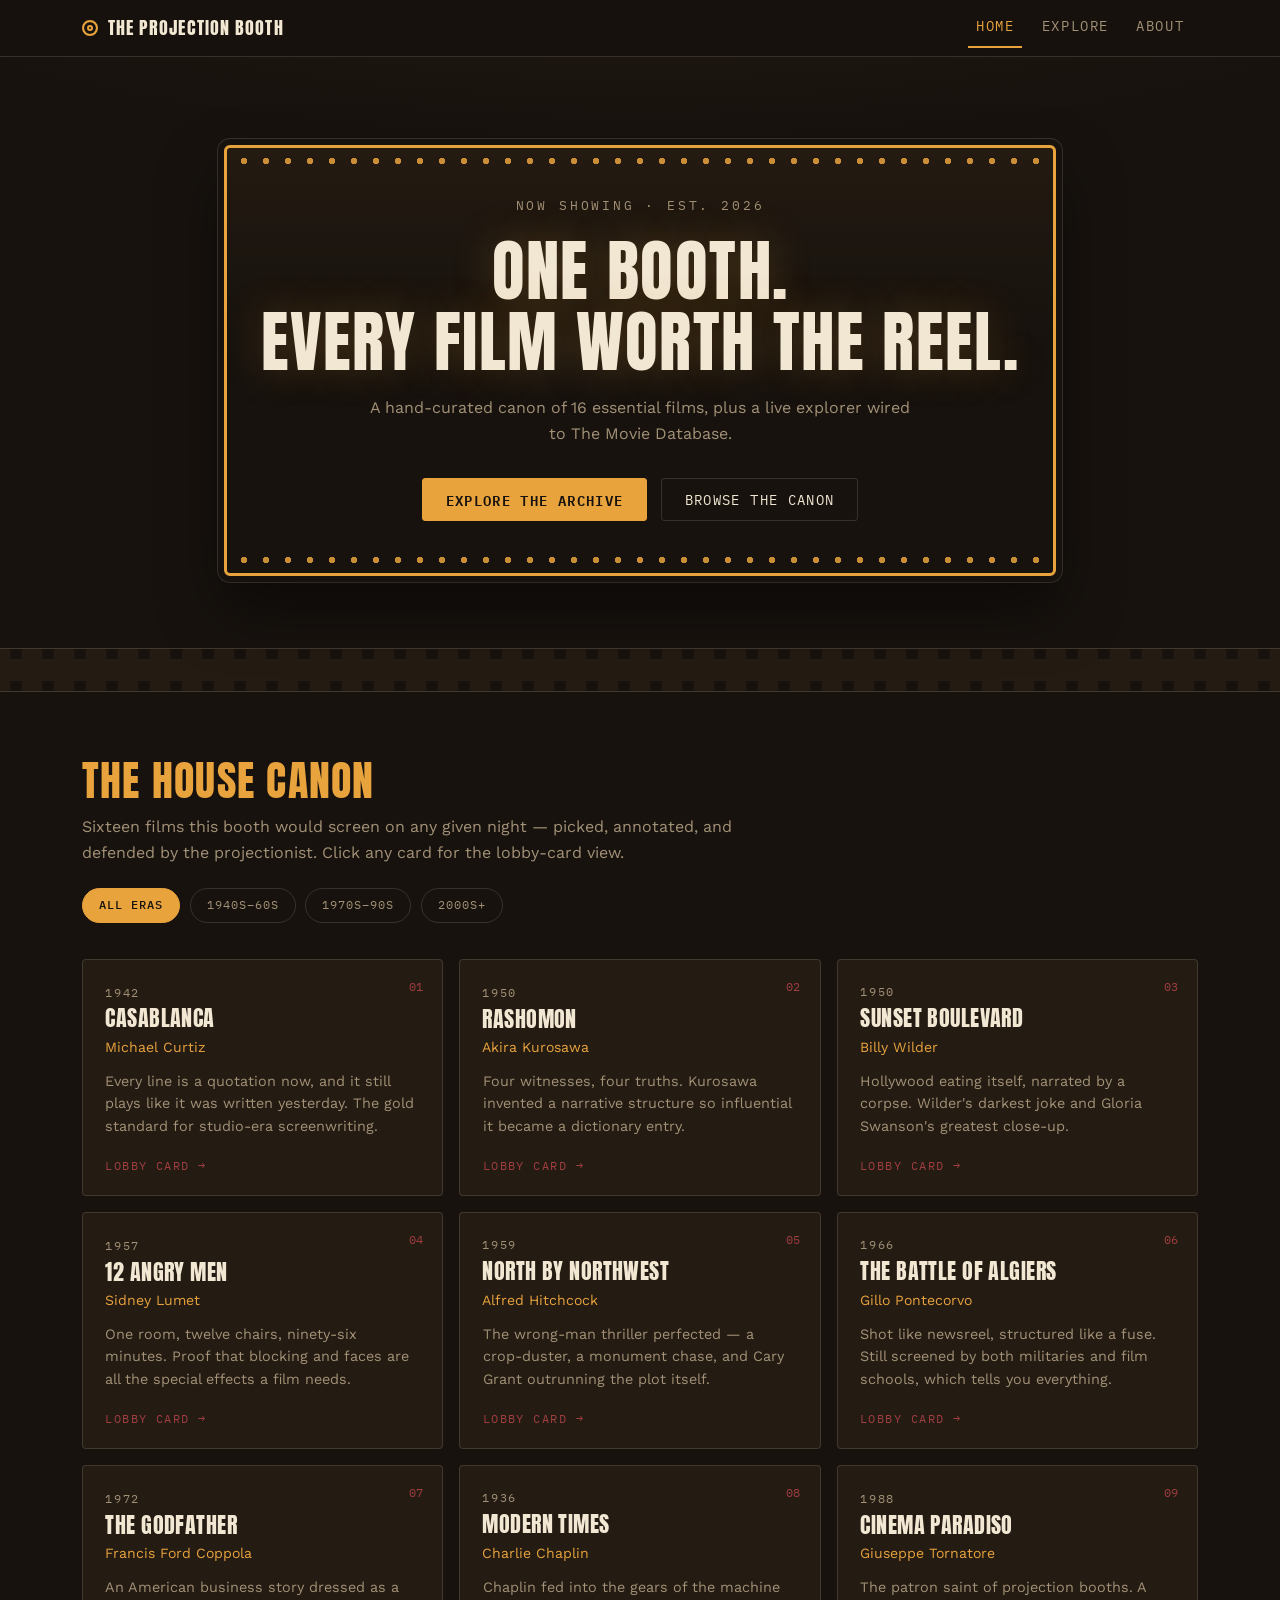
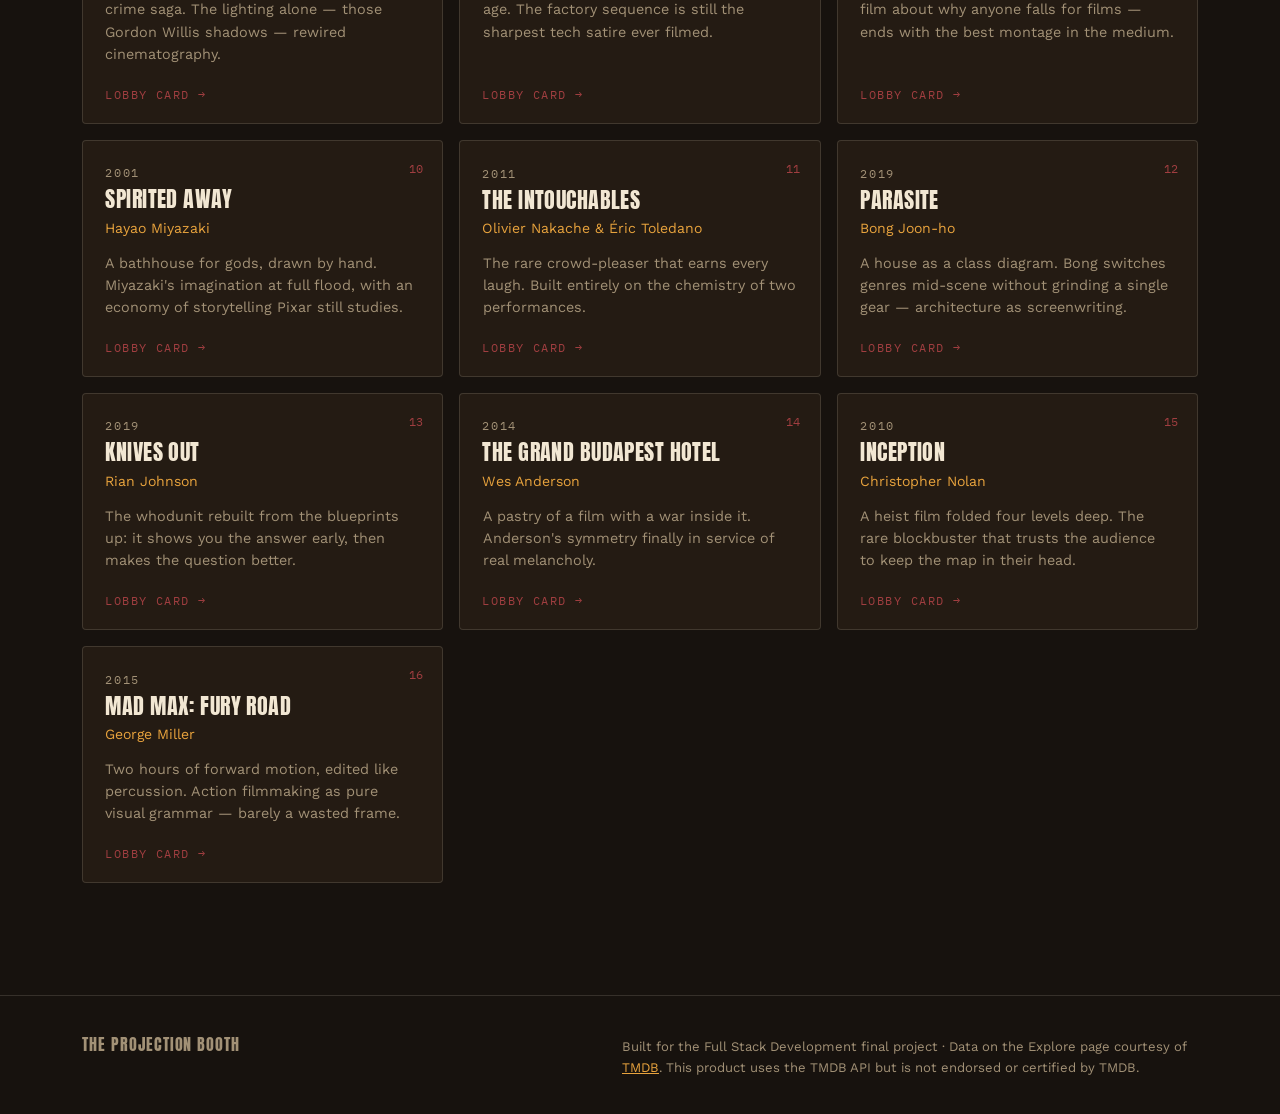
<file: index.html>
<!DOCTYPE html>
<html lang="en">
<head>
  <meta charset="UTF-8">
  <meta name="viewport" content="width=device-width, initial-scale=1.0">
  <meta name="description" content="The Projection Booth — a hand-curated film canon and live movie explorer powered by the TMDB API.">
  <title>The Projection Booth — Home</title>

  <!-- Bootstrap 5 (required) -->
  <link href="https://cdn.jsdelivr.net/npm/bootstrap@5.3.3/dist/css/bootstrap.min.css" rel="stylesheet">
  <!-- Fonts -->
  <link rel="preconnect" href="https://fonts.googleapis.com">
  <link rel="preconnect" href="https://fonts.gstatic.com" crossorigin>
  <link href="https://fonts.googleapis.com/css2?family=Anton&family=IBM+Plex+Mono:wght@400;500&family=Work+Sans:wght@400;500;600&display=swap" rel="stylesheet">
  <!-- Hand-written CSS -->
  <link rel="stylesheet" href="css/style.css">
</head>

<body data-page="home">

  <!-- ============ NAVBAR (consistent across all pages) ============ -->
  <header>
    <nav class="navbar navbar-expand-md pb-navbar" aria-label="Main navigation">
      <div class="container">
        <a class="navbar-brand pb-brand" href="index.html">
          <span class="pb-brand__reel" aria-hidden="true"></span>
          The Projection Booth
        </a>
        <button class="navbar-toggler" type="button" data-bs-toggle="collapse"
                data-bs-target="#mainNav" aria-controls="mainNav"
                aria-expanded="false" aria-label="Toggle navigation">
          <span class="navbar-toggler-icon"></span>
        </button>
        <div class="collapse navbar-collapse" id="mainNav">
          <ul class="navbar-nav ms-auto pb-nav">
            <li class="nav-item"><a class="nav-link active" aria-current="page" href="index.html">Home</a></li>
            <li class="nav-item"><a class="nav-link" href="explore.html">Explore</a></li>
            <li class="nav-item"><a class="nav-link" href="about.html">About</a></li>
          </ul>
        </div>
      </div>
    </nav>
  </header>

  <main>
    <!-- ============ HERO: the marquee ============ -->
    <section class="marquee" aria-labelledby="marquee-title">
      <div class="container">
        <div class="marquee__board">
          <p class="marquee__eyebrow">Now showing · Est. 2026</p>
          <h1 id="marquee-title" class="marquee__title">One booth.<br>Every film worth the reel.</h1>
          <p class="marquee__sub">A hand-curated canon of 16 essential films, plus a live
            explorer wired to The Movie Database.</p>
          <div class="marquee__actions">
            <a href="explore.html" class="btn pb-btn pb-btn--gold">Explore the archive</a>
            <a href="#canon" class="btn pb-btn pb-btn--ghost">Browse the canon</a>
          </div>
        </div>
      </div>
    </section>

    <!-- Signature film-strip divider -->
    <div class="filmstrip" role="presentation"></div>

    <!-- ============ CURATED CANON (own content: 16 real films) ============ -->
    <section id="canon" class="canon container" aria-labelledby="canon-title">
      <div class="canon__head">
        <h2 id="canon-title" class="section-title">The House Canon</h2>
        <p class="section-lede">Sixteen films this booth would screen on any given night —
          picked, annotated, and defended by the projectionist. Click any card for the lobby-card view.</p>

        <!-- Client-side filter over own data -->
        <div class="canon__filters" role="group" aria-label="Filter canon by era">
          <button class="chip is-active" data-era="all">All eras</button>
          <button class="chip" data-era="classic">1940s–60s</button>
          <button class="chip" data-era="newhollywood">1970s–90s</button>
          <button class="chip" data-era="modern">2000s+</button>
        </div>
      </div>

      <!-- Cards injected by js/app.js from js/data.js -->
      <div id="canonGrid" class="canon__grid"></div>
    </section>
  </main>

  <!-- ============ FOOTER ============ -->
  <footer class="pb-footer">
    <div class="container pb-footer__inner">
      <p class="pb-footer__mark">The Projection Booth</p>
      <p class="pb-footer__meta">Built for the Full Stack Development final project · Data on the
        Explore page courtesy of <a href="https://www.themoviedb.org/" target="_blank" rel="noopener">TMDB</a>.
        This product uses the TMDB API but is not endorsed or certified by TMDB.</p>
    </div>
  </footer>

  <!-- Modal root (custom UI requirement) -->
  <div id="modalRoot"></div>

  <!-- Bootstrap JS -->
  <script src="https://cdn.jsdelivr.net/npm/bootstrap@5.3.3/dist/js/bootstrap.bundle.min.js"></script>
  <!-- App scripts (ES6 classes only) -->
  <script src="js/config.js"></script>
  <script src="js/data.js"></script>
  <script src="js/modal.js"></script>
  <script src="js/api.js"></script>
  <script src="js/app.js"></script>
</body>
</html>
</file>
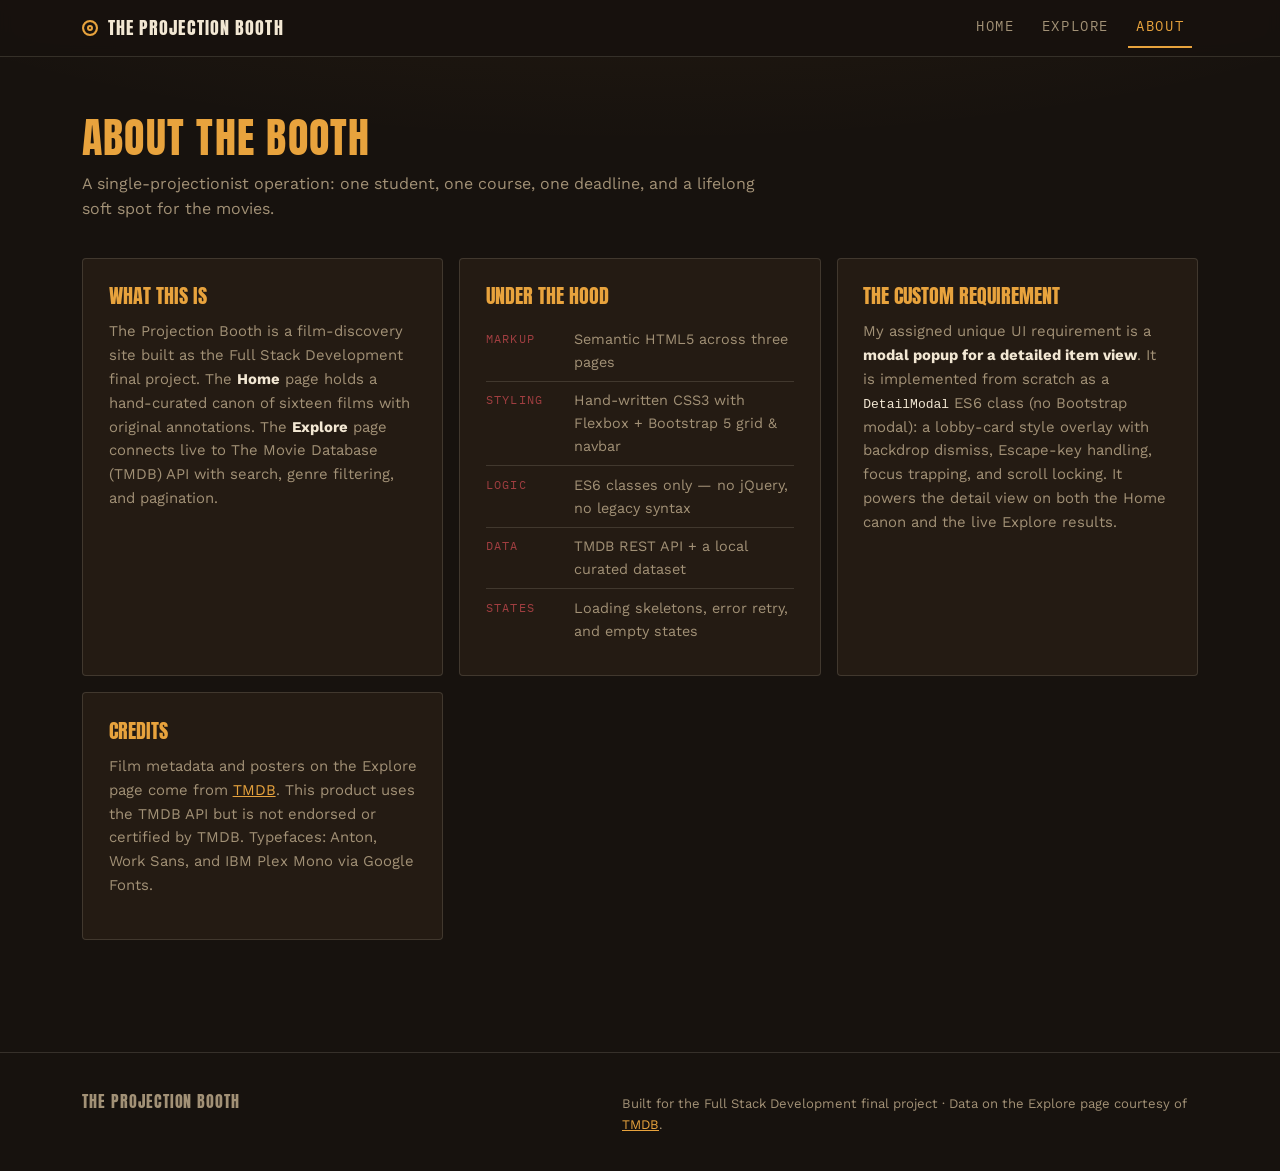
<file: about.html>
<!DOCTYPE html>
<html lang="en">
<head>
  <meta charset="UTF-8">
  <meta name="viewport" content="width=device-width, initial-scale=1.0">
  <meta name="description" content="About The Projection Booth — how it was built, and what runs under the hood.">
  <title>The Projection Booth — About</title>

  <link href="https://cdn.jsdelivr.net/npm/bootstrap@5.3.3/dist/css/bootstrap.min.css" rel="stylesheet">
  <link rel="preconnect" href="https://fonts.googleapis.com">
  <link rel="preconnect" href="https://fonts.gstatic.com" crossorigin>
  <link href="https://fonts.googleapis.com/css2?family=Anton&family=IBM+Plex+Mono:wght@400;500&family=Work+Sans:wght@400;500;600&display=swap" rel="stylesheet">
  <link rel="stylesheet" href="css/style.css">
</head>

<body data-page="about">

  <!-- ============ NAVBAR (consistent across all pages) ============ -->
  <header>
    <nav class="navbar navbar-expand-md pb-navbar" aria-label="Main navigation">
      <div class="container">
        <a class="navbar-brand pb-brand" href="index.html">
          <span class="pb-brand__reel" aria-hidden="true"></span>
          The Projection Booth
        </a>
        <button class="navbar-toggler" type="button" data-bs-toggle="collapse"
                data-bs-target="#mainNav" aria-controls="mainNav"
                aria-expanded="false" aria-label="Toggle navigation">
          <span class="navbar-toggler-icon"></span>
        </button>
        <div class="collapse navbar-collapse" id="mainNav">
          <ul class="navbar-nav ms-auto pb-nav">
            <li class="nav-item"><a class="nav-link" href="index.html">Home</a></li>
            <li class="nav-item"><a class="nav-link" href="explore.html">Explore</a></li>
            <li class="nav-item"><a class="nav-link active" aria-current="page" href="about.html">About</a></li>
          </ul>
        </div>
      </div>
    </nav>
  </header>

  <main class="container about">
    <h1 class="section-title">About the Booth</h1>
    <p class="section-lede">A single-projectionist operation: one student, one course, one
      deadline, and a lifelong soft spot for the movies.</p>

    <div class="about__grid">
      <article class="about-card">
        <h2 class="about-card__title">What this is</h2>
        <p>The Projection Booth is a film-discovery site built as the Full Stack Development
          final project. The <strong>Home</strong> page holds a hand-curated canon of sixteen
          films with original annotations. The <strong>Explore</strong> page connects live to
          The Movie Database (TMDB) API with search, genre filtering, and pagination.</p>
      </article>

      <article class="about-card">
        <h2 class="about-card__title">Under the hood</h2>
        <ul class="about-card__list">
          <li><span class="k">Markup</span> Semantic HTML5 across three pages</li>
          <li><span class="k">Styling</span> Hand-written CSS3 with Flexbox + Bootstrap 5 grid &amp; navbar</li>
          <li><span class="k">Logic</span> ES6 classes only — no jQuery, no legacy syntax</li>
          <li><span class="k">Data</span> TMDB REST API + a local curated dataset</li>
          <li><span class="k">States</span> Loading skeletons, error retry, and empty states</li>
        </ul>
      </article>

      <article class="about-card">
        <h2 class="about-card__title">The custom requirement</h2>
        <p>My assigned unique UI requirement is a <strong>modal popup for a detailed item view</strong>.
          It is implemented from scratch as a <code>DetailModal</code> ES6 class (no Bootstrap modal):
          a lobby-card style overlay with backdrop dismiss, Escape-key handling, focus trapping,
          and scroll locking. It powers the detail view on both the Home canon and the live
          Explore results.</p>
      </article>

      <article class="about-card">
        <h2 class="about-card__title">Credits</h2>
        <p>Film metadata and posters on the Explore page come from
          <a href="https://www.themoviedb.org/" target="_blank" rel="noopener">TMDB</a>.
          This product uses the TMDB API but is not endorsed or certified by TMDB.
          Typefaces: Anton, Work Sans, and IBM Plex Mono via Google Fonts.</p>
      </article>
    </div>
  </main>

  <footer class="pb-footer">
    <div class="container pb-footer__inner">
      <p class="pb-footer__mark">The Projection Booth</p>
      <p class="pb-footer__meta">Built for the Full Stack Development final project · Data on the
        Explore page courtesy of <a href="https://www.themoviedb.org/" target="_blank" rel="noopener">TMDB</a>.</p>
    </div>
  </footer>

  <div id="modalRoot"></div>

  <script src="https://cdn.jsdelivr.net/npm/bootstrap@5.3.3/dist/js/bootstrap.bundle.min.js"></script>
  <script src="js/config.js"></script>
  <script src="js/data.js"></script>
  <script src="js/modal.js"></script>
  <script src="js/api.js"></script>
  <script src="js/app.js"></script>
</body>
</html>
</file>
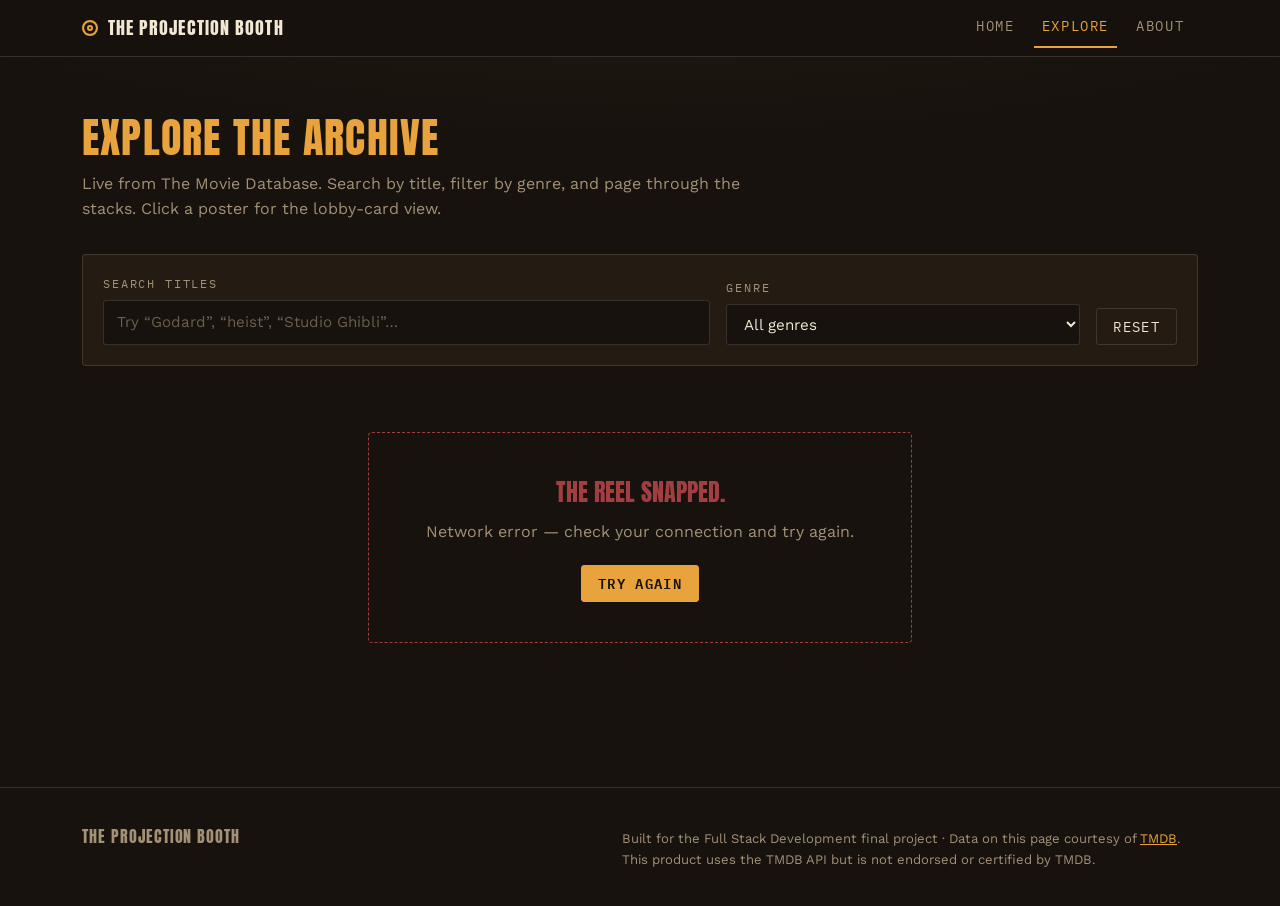
<file: explore.html>
<!DOCTYPE html>
<html lang="en">
<head>
  <meta charset="UTF-8">
  <meta name="viewport" content="width=device-width, initial-scale=1.0">
  <meta name="description" content="Search and filter thousands of films live from the TMDB API.">
  <title>The Projection Booth — Explore</title>

  <link href="https://cdn.jsdelivr.net/npm/bootstrap@5.3.3/dist/css/bootstrap.min.css" rel="stylesheet">
  <link rel="preconnect" href="https://fonts.googleapis.com">
  <link rel="preconnect" href="https://fonts.gstatic.com" crossorigin>
  <link href="https://fonts.googleapis.com/css2?family=Anton&family=IBM+Plex+Mono:wght@400;500&family=Work+Sans:wght@400;500;600&display=swap" rel="stylesheet">
  <link rel="stylesheet" href="css/style.css">
</head>

<body data-page="explore">

  <!-- ============ NAVBAR (consistent across all pages) ============ -->
  <header>
    <nav class="navbar navbar-expand-md pb-navbar" aria-label="Main navigation">
      <div class="container">
        <a class="navbar-brand pb-brand" href="index.html">
          <span class="pb-brand__reel" aria-hidden="true"></span>
          The Projection Booth
        </a>
        <button class="navbar-toggler" type="button" data-bs-toggle="collapse"
                data-bs-target="#mainNav" aria-controls="mainNav"
                aria-expanded="false" aria-label="Toggle navigation">
          <span class="navbar-toggler-icon"></span>
        </button>
        <div class="collapse navbar-collapse" id="mainNav">
          <ul class="navbar-nav ms-auto pb-nav">
            <li class="nav-item"><a class="nav-link" href="index.html">Home</a></li>
            <li class="nav-item"><a class="nav-link active" aria-current="page" href="explore.html">Explore</a></li>
            <li class="nav-item"><a class="nav-link" href="about.html">About</a></li>
          </ul>
        </div>
      </div>
    </nav>
  </header>

  <main class="container explore">
    <div class="explore__head">
      <h1 class="section-title">Explore the Archive</h1>
      <p class="section-lede">Live from The Movie Database. Search by title, filter by genre,
        and page through the stacks. Click a poster for the lobby-card view.</p>
    </div>

    <!-- ============ SEARCH + FILTER CONTROLS ============ -->
    <div class="explore__controls" role="search">
      <div class="searchbox">
        <label class="searchbox__label" for="searchInput">Search titles</label>
        <input type="search" id="searchInput" class="searchbox__input"
               placeholder="Try “Godard”, “heist”, “Studio Ghibli”…" autocomplete="off">
      </div>
      <div class="genrebox">
        <label class="genrebox__label" for="genreSelect">Genre</label>
        <select id="genreSelect" class="genrebox__select">
          <option value="">All genres</option>
        </select>
      </div>
      <button id="resetBtn" class="btn pb-btn pb-btn--ghost pb-btn--sm">Reset</button>
    </div>

    <!-- Status line: result counts / current mode -->
    <p id="statusLine" class="explore__status" aria-live="polite"></p>

    <!-- ============ STATES ============ -->
    <!-- Loading state: skeleton cards -->
    <div id="loadingState" class="results-grid" hidden></div>

    <!-- Error state -->
    <div id="errorState" class="state-panel" hidden>
      <p class="state-panel__title">The reel snapped.</p>
      <p id="errorMessage" class="state-panel__body"></p>
      <button id="retryBtn" class="btn pb-btn pb-btn--gold pb-btn--sm">Try again</button>
    </div>

    <!-- Empty state -->
    <div id="emptyState" class="state-panel" hidden>
      <p class="state-panel__title">Nothing in the stacks.</p>
      <p class="state-panel__body">No films matched that search. Try a shorter title or clear the genre filter.</p>
    </div>

    <!-- Results -->
    <div id="resultsGrid" class="results-grid"></div>

    <!-- ============ PAGINATION ============ -->
    <nav id="pagination" class="pager" aria-label="Results pages" hidden>
      <button id="prevBtn" class="pager__btn">‹ Prev</button>
      <span id="pageInfo" class="pager__info"></span>
      <button id="nextBtn" class="pager__btn">Next ›</button>
    </nav>
  </main>

  <footer class="pb-footer">
    <div class="container pb-footer__inner">
      <p class="pb-footer__mark">The Projection Booth</p>
      <p class="pb-footer__meta">Built for the Full Stack Development final project · Data on this
        page courtesy of <a href="https://www.themoviedb.org/" target="_blank" rel="noopener">TMDB</a>.
        This product uses the TMDB API but is not endorsed or certified by TMDB.</p>
    </div>
  </footer>

  <!-- Modal root (custom UI requirement) -->
  <div id="modalRoot"></div>

  <script src="https://cdn.jsdelivr.net/npm/bootstrap@5.3.3/dist/js/bootstrap.bundle.min.js"></script>
  <script src="js/config.js"></script>
  <script src="js/data.js"></script>
  <script src="js/modal.js"></script>
  <script src="js/api.js"></script>
  <script src="js/app.js"></script>
</body>
</html>
</file>
<file: css/style.css>
/* ==================================================================
   style.css — The Projection Booth
   Hand-written CSS3. Bootstrap 5 supplies the grid/navbar plumbing;
   everything visual below is custom.
   ================================================================== */

/* ---------- Tokens ---------- */
:root {
  --ink: #17120e;        /* warm near-black (the dark of the booth)   */
  --booth: #241b13;      /* raised panel                              */
  --booth-2: #2e2318;    /* hover panel                               */
  --tungsten: #f2e7d3;   /* warm ivory (projector-lamp light)         */
  --marquee: #e8a33d;    /* marquee gold                              */
  --velvet: #a03e40;     /* theater-curtain red                       */
  --dust: #a29176;       /* muted caption tone                        */
  --line: rgba(242, 231, 211, 0.14);

  --font-display: "Anton", sans-serif;
  --font-body: "Work Sans", system-ui, sans-serif;
  --font-mono: "IBM Plex Mono", monospace;
}

/* ---------- Base ---------- */
body {
  background: var(--ink);
  color: var(--tungsten);
  font-family: var(--font-body);
  font-size: 1rem;
  line-height: 1.6;
  /* faint tungsten glow at the top of every page */
  background-image: radial-gradient(90rem 30rem at 50% -12rem, rgba(232, 163, 61, 0.09), transparent 70%);
}

a { color: var(--marquee); }
a:hover { color: var(--tungsten); }

:focus-visible {
  outline: 2px solid var(--marquee);
  outline-offset: 3px;
  border-radius: 2px;
}

::selection { background: var(--velvet); color: var(--tungsten); }

/* ---------- Navbar ---------- */
.pb-navbar {
  border-bottom: 1px solid var(--line);
  background: rgba(23, 18, 14, 0.92);
  backdrop-filter: blur(6px);
  position: sticky;
  top: 0;
  z-index: 50;
}

.pb-brand {
  display: flex;
  align-items: center;
  gap: 0.6rem;
  font-family: var(--font-display);
  font-size: 1.15rem;
  letter-spacing: 0.06em;
  text-transform: uppercase;
  color: var(--tungsten);
}
.pb-brand:hover { color: var(--marquee); }

/* little film reel dot */
.pb-brand__reel {
  width: 16px;
  height: 16px;
  border-radius: 50%;
  border: 2px solid var(--marquee);
  box-shadow: inset 0 0 0 3px var(--ink), inset 0 0 0 5px var(--marquee);
  flex: none;
}

.pb-nav .nav-link {
  color: var(--dust);
  font-family: var(--font-mono);
  font-size: 0.85rem;
  text-transform: uppercase;
  letter-spacing: 0.12em;
  margin-inline: 0.35rem;
}
.pb-nav .nav-link:hover { color: var(--tungsten); }
.pb-nav .nav-link.active {
  color: var(--marquee);
  border-bottom: 2px solid var(--marquee);
}

.navbar-toggler { border-color: var(--line); }
.navbar-toggler-icon {
  background-image: url("data:image/svg+xml,%3csvg xmlns='http://www.w3.org/2000/svg' viewBox='0 0 30 30'%3e%3cpath stroke='%23f2e7d3' stroke-linecap='round' stroke-width='2' d='M4 7h22M4 15h22M4 23h22'/%3e%3c/svg%3e");
}

/* ---------- Buttons ---------- */
.pb-btn {
  font-family: var(--font-mono);
  font-size: 0.85rem;
  text-transform: uppercase;
  letter-spacing: 0.1em;
  border-radius: 3px;
  padding: 0.65rem 1.4rem;
}
.pb-btn--sm { padding: 0.45rem 1rem; }

.pb-btn--gold {
  background: var(--marquee);
  color: var(--ink);
  border: 1px solid var(--marquee);
  font-weight: 600;
}
.pb-btn--gold:hover { background: var(--tungsten); border-color: var(--tungsten); color: var(--ink); }

.pb-btn--ghost {
  background: transparent;
  color: var(--tungsten);
  border: 1px solid var(--line);
}
.pb-btn--ghost:hover { border-color: var(--marquee); color: var(--marquee); }

/* ---------- Hero: the marquee board ---------- */
.marquee { padding: 5.5rem 0 4.5rem; }

.marquee__board {
  max-width: 52rem;
  margin-inline: auto;
  text-align: center;
  padding: 3rem 2rem 3.25rem;
  border: 3px solid var(--marquee);
  border-radius: 6px;
  position: relative;
  background: linear-gradient(180deg, rgba(232, 163, 61, 0.06), transparent 45%);
  /* double frame like a marquee sign */
  box-shadow: 0 0 0 6px var(--ink), 0 0 0 7px var(--line), 0 30px 60px rgba(0, 0, 0, 0.5);
}

/* rows of marquee "bulbs" along the top and bottom edge */
.marquee__board::before,
.marquee__board::after {
  content: "";
  position: absolute;
  left: 14px;
  right: 14px;
  height: 6px;
  background-image: radial-gradient(circle 3px, var(--marquee) 98%, transparent);
  background-size: 22px 6px;
  background-repeat: repeat-x;
  background-position: center;
  opacity: 0.85;
}
.marquee__board::before { top: 10px; }
.marquee__board::after { bottom: 10px; }

.marquee__eyebrow {
  font-family: var(--font-mono);
  font-size: 0.8rem;
  letter-spacing: 0.22em;
  text-transform: uppercase;
  color: var(--dust);
  margin-bottom: 1.25rem;
}

.marquee__title {
  font-family: var(--font-display);
  font-size: clamp(2.4rem, 6vw, 4.2rem);
  line-height: 1.05;
  text-transform: uppercase;
  letter-spacing: 0.02em;
  color: var(--tungsten);
  text-shadow: 0 0 40px rgba(232, 163, 61, 0.25);
  margin-bottom: 1.1rem;
}

.marquee__sub {
  color: var(--dust);
  max-width: 34rem;
  margin: 0 auto 2rem;
}

.marquee__actions {
  display: flex;               /* Flexbox requirement */
  justify-content: center;
  gap: 0.9rem;
  flex-wrap: wrap;
}

/* ---------- Signature: film-strip divider ---------- */
.filmstrip {
  height: 44px;
  background:
    /* sprocket holes, top and bottom row */
    repeating-linear-gradient(90deg, transparent 0 10px, var(--ink) 10px 22px, transparent 22px 32px) top / 100% 10px no-repeat,
    repeating-linear-gradient(90deg, transparent 0 10px, var(--ink) 10px 22px, transparent 22px 32px) bottom / 100% 10px no-repeat,
    var(--booth);
  border-top: 1px solid var(--line);
  border-bottom: 1px solid var(--line);
}

/* ---------- Section headings ---------- */
.section-title {
  font-family: var(--font-display);
  font-size: clamp(1.8rem, 4vw, 2.6rem);
  text-transform: uppercase;
  letter-spacing: 0.03em;
  color: var(--marquee);
  margin-bottom: 0.5rem;
}

.section-lede { color: var(--dust); max-width: 44rem; }

/* ---------- Canon (home) ---------- */
.canon { padding: 4rem 0.75rem 5rem; }
.canon__head { margin-bottom: 2.25rem; }

.canon__filters {
  display: flex;               /* Flexbox */
  gap: 0.6rem;
  flex-wrap: wrap;
  margin-top: 1.4rem;
}

.chip {
  font-family: var(--font-mono);
  font-size: 0.78rem;
  letter-spacing: 0.08em;
  text-transform: uppercase;
  color: var(--dust);
  background: transparent;
  border: 1px solid var(--line);
  border-radius: 999px;
  padding: 0.4rem 1rem;
  transition: color 120ms, border-color 120ms;
}
.chip:hover { color: var(--tungsten); border-color: var(--dust); }
.chip.is-active { color: var(--ink); background: var(--marquee); border-color: var(--marquee); font-weight: 500; }

.canon__grid {
  display: grid;
  grid-template-columns: repeat(auto-fill, minmax(300px, 1fr));
  gap: 1rem;
}

.canon-card {
  display: flex;               /* Flexbox */
  flex-direction: column;
  align-items: flex-start;
  gap: 0.3rem;
  text-align: left;
  background: var(--booth);
  border: 1px solid var(--line);
  border-radius: 4px;
  padding: 1.4rem 1.4rem 1.2rem;
  color: var(--tungsten);
  position: relative;
  transition: transform 150ms ease, border-color 150ms ease, background 150ms ease;
  animation: card-in 400ms both;
  animation-delay: var(--delay, 0ms);
}
.canon-card:hover {
  transform: translateY(-3px);
  border-color: var(--marquee);
  background: var(--booth-2);
}

@keyframes card-in {
  from { opacity: 0; transform: translateY(10px); }
  to { opacity: 1; transform: none; }
}

.canon-card__index {
  position: absolute;
  top: 1.1rem;
  right: 1.2rem;
  font-family: var(--font-mono);
  font-size: 0.75rem;
  color: var(--velvet);
}

.canon-card__year {
  font-family: var(--font-mono);
  font-size: 0.75rem;
  letter-spacing: 0.14em;
  color: var(--dust);
}

.canon-card__title {
  font-family: var(--font-display);
  font-size: 1.35rem;
  text-transform: uppercase;
  letter-spacing: 0.02em;
  line-height: 1.15;
}

.canon-card__director {
  font-size: 0.88rem;
  color: var(--marquee);
  margin-bottom: 0.45rem;
}

.canon-card__note {
  font-size: 0.9rem;
  color: var(--dust);
  line-height: 1.55;
}

.canon-card__cta {
  margin-top: auto;
  padding-top: 0.9rem;
  font-family: var(--font-mono);
  font-size: 0.75rem;
  letter-spacing: 0.12em;
  text-transform: uppercase;
  color: var(--velvet);
}
.canon-card:hover .canon-card__cta { color: var(--marquee); }

/* ---------- Explore page ---------- */
.explore { padding: 3.5rem 0.75rem 5rem; min-height: 70vh; }
.explore__head { margin-bottom: 2rem; }

.explore__controls {
  display: flex;               /* Flexbox */
  flex-wrap: wrap;
  align-items: flex-end;
  gap: 1rem;
  padding: 1.25rem;
  background: var(--booth);
  border: 1px solid var(--line);
  border-radius: 4px;
  margin-bottom: 1rem;
}

.searchbox { flex: 2 1 260px; }
.genrebox { flex: 1 1 180px; }

.searchbox__label,
.genrebox__label {
  display: block;
  font-family: var(--font-mono);
  font-size: 0.72rem;
  letter-spacing: 0.16em;
  text-transform: uppercase;
  color: var(--dust);
  margin-bottom: 0.4rem;
}

.searchbox__input,
.genrebox__select {
  width: 100%;
  background: var(--ink);
  border: 1px solid var(--line);
  border-radius: 3px;
  color: var(--tungsten);
  padding: 0.6rem 0.8rem;
  font-family: var(--font-body);
  font-size: 0.95rem;
}
.searchbox__input::placeholder { color: rgba(162, 145, 118, 0.6); }
.searchbox__input:focus,
.genrebox__select:focus {
  border-color: var(--marquee);
  outline: none;
  box-shadow: 0 0 0 3px rgba(232, 163, 61, 0.18);
}

.explore__status {
  font-family: var(--font-mono);
  font-size: 0.8rem;
  letter-spacing: 0.08em;
  color: var(--dust);
  min-height: 1.4em;
  margin-bottom: 1.25rem;
}

/* ---------- Results grid ---------- */
.results-grid {
  display: grid;
  grid-template-columns: repeat(auto-fill, minmax(160px, 1fr));
  gap: 1.1rem;
}

.result-card {
  display: flex;               /* Flexbox */
  flex-direction: column;
  gap: 0.35rem;
  text-align: left;
  background: transparent;
  border: none;
  padding: 0;
  color: var(--tungsten);
}

.result-card__imgwrap {
  position: relative;
  aspect-ratio: 2 / 3;
  border-radius: 4px;
  overflow: hidden;
  background: var(--booth);
  border: 1px solid var(--line);
  transition: transform 150ms ease, border-color 150ms ease;
}
.result-card:hover .result-card__imgwrap {
  transform: translateY(-3px);
  border-color: var(--marquee);
}

.result-card__imgwrap img {
  width: 100%;
  height: 100%;
  object-fit: cover;
  display: block;
}

.result-card__noimg {
  position: absolute;
  inset: 0;
  display: flex;
  align-items: center;
  justify-content: center;
  font-family: var(--font-mono);
  font-size: 0.75rem;
  color: var(--dust);
}

.result-card__rating {
  position: absolute;
  top: 8px;
  right: 8px;
  background: rgba(23, 18, 14, 0.85);
  border: 1px solid var(--line);
  border-radius: 3px;
  font-family: var(--font-mono);
  font-size: 0.72rem;
  color: var(--marquee);
  padding: 0.15rem 0.45rem;
}

.result-card__title {
  font-weight: 600;
  font-size: 0.92rem;
  line-height: 1.3;
  margin-top: 0.3rem;
}

.result-card__year {
  font-family: var(--font-mono);
  font-size: 0.75rem;
  color: var(--dust);
}

/* ---------- Loading skeletons ---------- */
.skeleton-card { display: flex; flex-direction: column; gap: 0.5rem; }
.skeleton-card__img {
  aspect-ratio: 2 / 3;
  border-radius: 4px;
  background: var(--booth);
}
.skeleton-card__line {
  height: 12px;
  border-radius: 3px;
  background: var(--booth);
  width: 85%;
}
.skeleton-card__line--short { width: 45%; }

.skeleton-card__img,
.skeleton-card__line { animation: pulse 1.3s ease-in-out infinite; }

@keyframes pulse {
  0%, 100% { opacity: 0.55; }
  50% { opacity: 1; }
}

/* ---------- Error / empty states ---------- */
.state-panel {
  border: 1px dashed var(--velvet);
  border-radius: 4px;
  padding: 2.5rem 1.5rem;
  text-align: center;
  max-width: 34rem;
  margin: 2rem auto;
}

.state-panel__title {
  font-family: var(--font-display);
  font-size: 1.5rem;
  text-transform: uppercase;
  color: var(--velvet);
  margin-bottom: 0.5rem;
}

.state-panel__body { color: var(--dust); margin-bottom: 1.25rem; }

/* ---------- Pagination ---------- */
.pager {
  display: flex;               /* Flexbox */
  align-items: center;
  justify-content: center;
  gap: 1.25rem;
  margin-top: 2.5rem;
}

.pager__btn {
  background: var(--booth);
  border: 1px solid var(--line);
  color: var(--tungsten);
  border-radius: 3px;
  font-family: var(--font-mono);
  font-size: 0.82rem;
  padding: 0.5rem 1.1rem;
  transition: border-color 120ms;
}
.pager__btn:hover:not(:disabled) { border-color: var(--marquee); color: var(--marquee); }
.pager__btn:disabled { opacity: 0.35; }

.pager__info {
  font-family: var(--font-mono);
  font-size: 0.8rem;
  color: var(--dust);
}

/* ==================================================================
   ★ CUSTOM UI REQUIREMENT: modal popup — the "lobby card"
   Custom-built overlay + dialog (see js/modal.js).
   ================================================================== */
body.modal-locked { overflow: hidden; }

.lobby__overlay {
  position: fixed;
  inset: 0;
  z-index: 100;
  background: rgba(10, 8, 6, 0.82);
  backdrop-filter: blur(3px);
  display: flex;               /* Flexbox: centers the card */
  align-items: center;
  justify-content: center;
  padding: 1.25rem;
  opacity: 0;
  transition: opacity 180ms ease;
}
.lobby__overlay.is-open { opacity: 1; }

.lobby__card {
  display: flex;               /* Flexbox: poster | body */
  gap: 0;
  width: min(46rem, 100%);
  max-height: min(88vh, 40rem);
  background: var(--booth);
  border: 1px solid var(--marquee);
  border-radius: 6px;
  overflow: hidden;
  box-shadow: 0 0 0 6px var(--ink), 0 40px 80px rgba(0, 0, 0, 0.6);
  transform: translateY(12px) scale(0.985);
  transition: transform 180ms ease;
}
.lobby__overlay.is-open .lobby__card { transform: none; }

.lobby__poster {
  flex: 0 0 38%;
  background: var(--ink);
  position: relative;
}
.lobby__poster img {
  width: 100%;
  height: 100%;
  object-fit: cover;
  display: block;
}
.lobby__poster--missing::after {
  content: "No poster in the archive";
  position: absolute;
  inset: 0;
  display: flex;
  align-items: center;
  justify-content: center;
  text-align: center;
  padding: 1rem;
  font-family: var(--font-mono);
  font-size: 0.78rem;
  color: var(--dust);
}

.lobby__body {
  flex: 1;
  padding: 1.75rem 1.75rem 1.5rem;
  overflow-y: auto;
}

.lobby__close {
  position: absolute;
  top: 0.75rem;
  right: 0.9rem;
  z-index: 2;
  width: 2.2rem;
  height: 2.2rem;
  border-radius: 50%;
  border: 1px solid var(--line);
  background: rgba(23, 18, 14, 0.85);
  color: var(--tungsten);
  font-size: 1.3rem;
  line-height: 1;
  display: flex;
  align-items: center;
  justify-content: center;
  transition: color 120ms, border-color 120ms;
}
.lobby__close:hover { color: var(--marquee); border-color: var(--marquee); }

.lobby__eyebrow {
  font-family: var(--font-mono);
  font-size: 0.72rem;
  letter-spacing: 0.2em;
  text-transform: uppercase;
  color: var(--velvet);
  margin-bottom: 0.5rem;
}

.lobby__title {
  font-family: var(--font-display);
  font-size: clamp(1.5rem, 3.5vw, 2.1rem);
  text-transform: uppercase;
  line-height: 1.1;
  margin-bottom: 0.6rem;
  padding-right: 2rem;
}

.lobby__meta {
  display: flex;               /* Flexbox */
  flex-wrap: wrap;
  gap: 0.4rem 1rem;
  font-family: var(--font-mono);
  font-size: 0.8rem;
  color: var(--dust);
  margin-bottom: 0.9rem;
}

.lobby__genres {
  display: flex;
  flex-wrap: wrap;
  gap: 0.4rem;
  margin-bottom: 1rem;
}

.lobby__genre {
  font-family: var(--font-mono);
  font-size: 0.72rem;
  letter-spacing: 0.06em;
  text-transform: uppercase;
  color: var(--marquee);
  border: 1px solid rgba(232, 163, 61, 0.4);
  border-radius: 999px;
  padding: 0.2rem 0.7rem;
}

.lobby__stat { margin-bottom: 1rem; }
.lobby__stat-k {
  display: block;
  font-family: var(--font-mono);
  font-size: 0.7rem;
  letter-spacing: 0.16em;
  text-transform: uppercase;
  color: var(--dust);
}
.lobby__stat-v { font-size: 1.05rem; color: var(--marquee); }
.lobby__stat-v em { font-style: normal; font-size: 0.8rem; color: var(--dust); }

.lobby__overview { color: var(--tungsten); font-size: 0.95rem; line-height: 1.65; }

/* ---------- About page ---------- */
.about { padding: 3.5rem 0.75rem 5rem; min-height: 70vh; }

.about__grid {
  margin-top: 2.25rem;
  display: grid;
  grid-template-columns: repeat(auto-fit, minmax(290px, 1fr));
  gap: 1rem;
}

.about-card {
  background: var(--booth);
  border: 1px solid var(--line);
  border-radius: 4px;
  padding: 1.6rem;
}

.about-card__title {
  font-family: var(--font-display);
  font-size: 1.25rem;
  text-transform: uppercase;
  color: var(--marquee);
  margin-bottom: 0.75rem;
}

.about-card p { color: var(--dust); font-size: 0.93rem; }
.about-card strong, .about-card code { color: var(--tungsten); }

.about-card__list { list-style: none; padding: 0; margin: 0; }
.about-card__list li {
  display: flex;               /* Flexbox */
  gap: 0.9rem;
  padding: 0.45rem 0;
  border-bottom: 1px solid var(--line);
  font-size: 0.9rem;
  color: var(--dust);
}
.about-card__list li:last-child { border-bottom: none; }
.about-card__list .k {
  flex: 0 0 4.6rem;
  font-family: var(--font-mono);
  font-size: 0.72rem;
  letter-spacing: 0.1em;
  text-transform: uppercase;
  color: var(--velvet);
  padding-top: 0.15rem;
}

/* ---------- Footer ---------- */
.pb-footer {
  border-top: 1px solid var(--line);
  padding: 2.25rem 0;
  margin-top: 2rem;
}

.pb-footer__inner {
  display: flex;               /* Flexbox */
  flex-wrap: wrap;
  align-items: baseline;
  justify-content: space-between;
  gap: 0.75rem;
}

.pb-footer__mark {
  font-family: var(--font-display);
  text-transform: uppercase;
  letter-spacing: 0.06em;
  color: var(--dust);
  margin: 0;
}

.pb-footer__meta {
  font-size: 0.82rem;
  color: var(--dust);
  margin: 0;
  max-width: 36rem;
}

/* ---------- Responsive ---------- */
@media (max-width: 640px) {
  .marquee { padding: 3.5rem 0 3rem; }
  .marquee__board { padding: 2.25rem 1.25rem 2.5rem; }

  .lobby__card { flex-direction: column; overflow-y: auto; }
  .lobby__poster { flex: none; max-height: 40vh; }
  .lobby__poster img { max-height: 40vh; }

  .results-grid { grid-template-columns: repeat(auto-fill, minmax(130px, 1fr)); }
}

/* ---------- Reduced motion ---------- */
@media (prefers-reduced-motion: reduce) {
  *, *::before, *::after {
    animation-duration: 0.01ms !important;
    animation-iteration-count: 1 !important;
    transition-duration: 0.01ms !important;
  }
}
</file>
